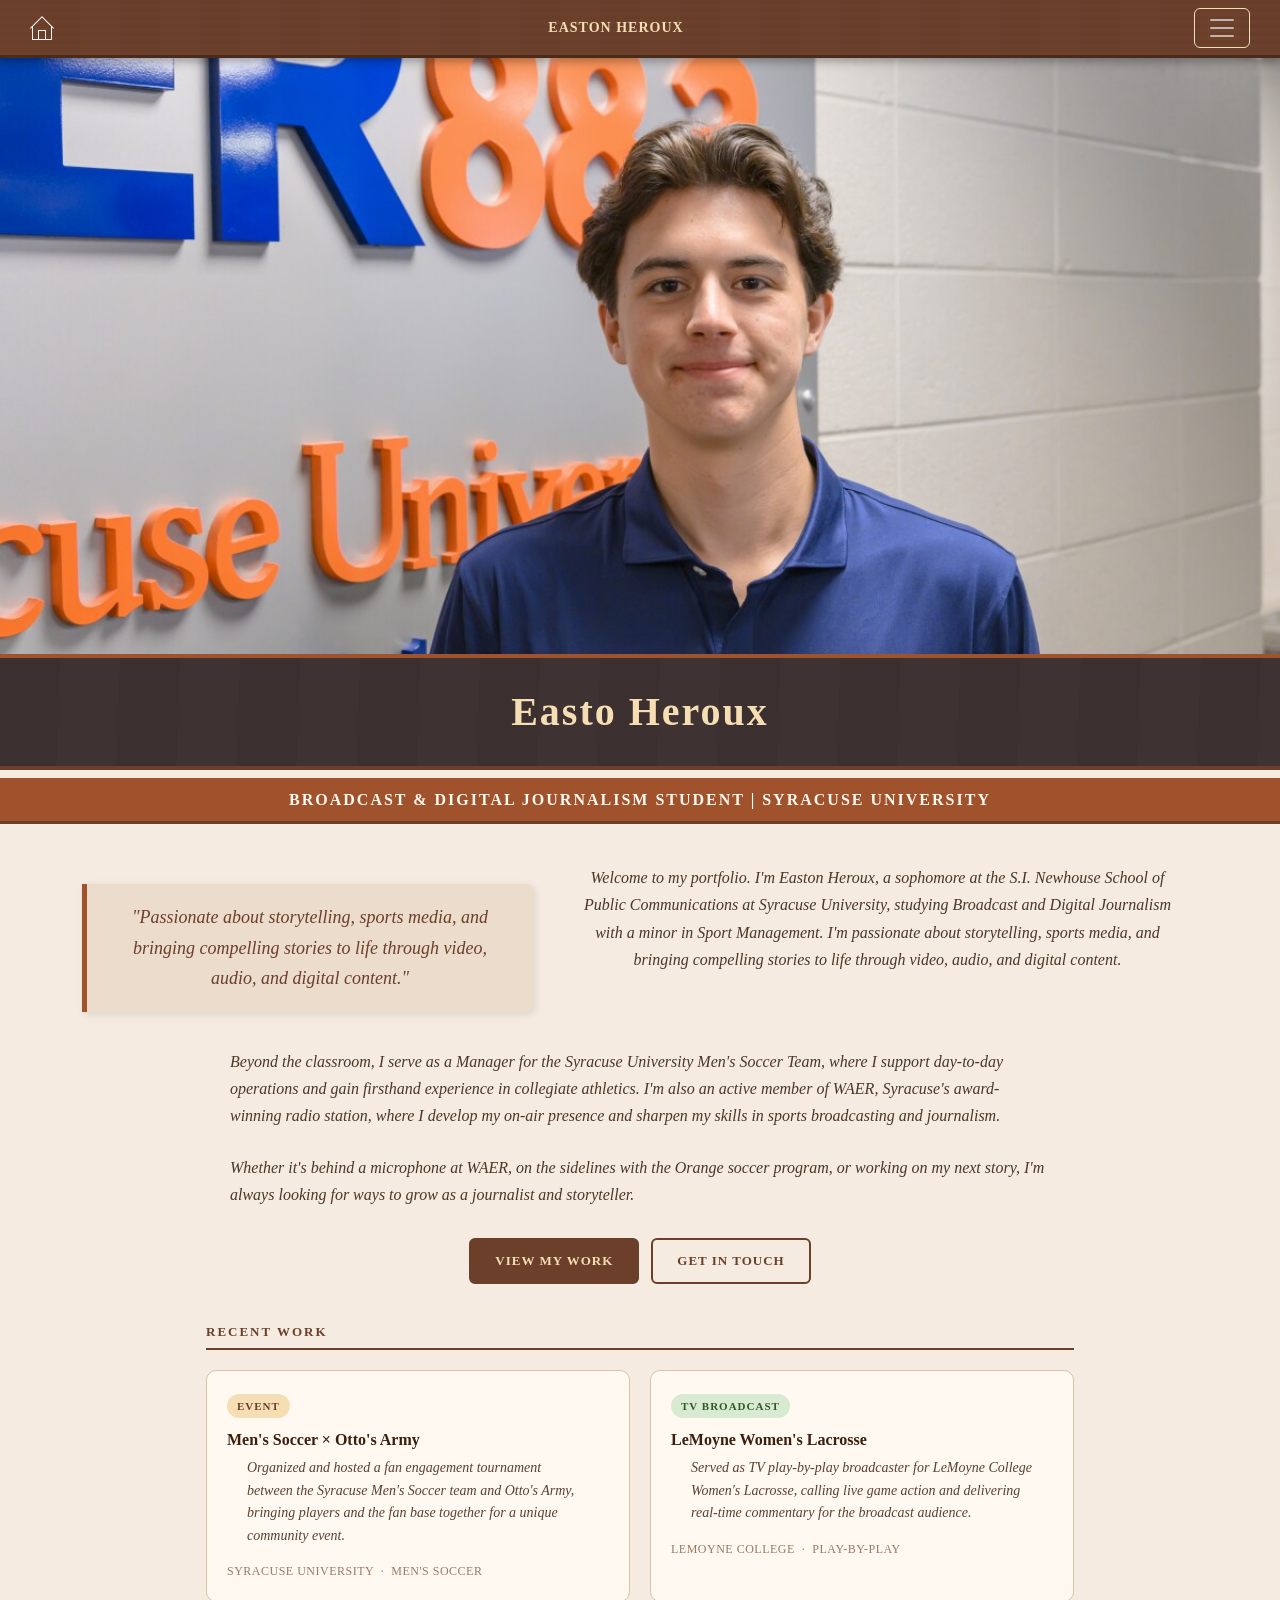
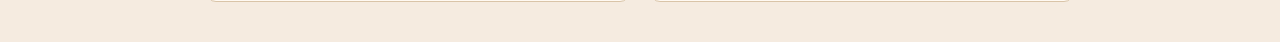
<file: index.html>
<!DOCTYPE html>
<html lang="en">
<head>
<meta charset="UTF-8">
<meta name="viewport" content="width=device-width, initial-scale=1.0">
<title>Easton Heroux</title>
<link href="https://cdn.jsdelivr.net/npm/bootstrap@5.3.8/dist/css/bootstrap.min.css" rel="stylesheet" integrity="sha384-sRIl4kxILFvY47J16cr9ZwB07vP4J8+LH7qKQnuqkuIAvNWLzeN8tE5YBujZqJLB" crossorigin="anonymous">
<link rel="stylesheet" href="style.css">
<style>
  /* Scroll fade-in */
  .fade-in {
    opacity: 0;
    transform: translateY(20px);
    transition: opacity 0.6s ease, transform 0.6s ease;
  }
  .fade-in.visible {
    opacity: 1;
    transform: translateY(0);
  }

  /* CTA buttons */
  .cta-buttons {
    display: flex;
    gap: 12px;
    justify-content: center;
    margin: 30px 0;
    flex-wrap: wrap;
  }
  .cta-btn {
    display: inline-block;
    padding: 10px 24px;
    font-size: 13px;
    font-weight: bold;
    text-transform: uppercase;
    letter-spacing: 1px;
    border-radius: 6px;
    text-decoration: none;
    transition: background-color 0.2s ease, transform 0.15s ease;
  }
  .cta-btn-primary {
    background-color: #6b3f2a;
    color: #f5deb3;
    border: 2px solid #6b3f2a;
  }
  .cta-btn-primary:hover {
    background-color: #4a2a18;
    color: #f5deb3;
    transform: translateY(-2px);
  }
  .cta-btn-secondary {
    background-color: transparent;
    color: #6b3f2a;
    border: 2px solid #6b3f2a;
  }
  .cta-btn-secondary:hover {
    background-color: #6b3f2a;
    color: #f5deb3;
    transform: translateY(-2px);
  }

  /* Recent Work */
  .recent-work-section {
    margin: 40px auto;
    max-width: 900px;
    padding: 0 16px;
  }
  .recent-work-section h3 {
    font-size: 13px;
    font-weight: bold;
    text-transform: uppercase;
    letter-spacing: 2px;
    color: #6b3f2a;
    margin-bottom: 20px;
    border-bottom: 2px solid #6b3f2a;
    padding-bottom: 8px;
  }
  .work-cards {
    display: grid;
    grid-template-columns: repeat(auto-fit, minmax(260px, 1fr));
    gap: 20px;
  }
  .work-card {
    background-color: #fff9f2;
    border: 1px solid #d9c4a8;
    border-radius: 10px;
    padding: 20px;
    transition: transform 0.2s ease, box-shadow 0.2s ease;
  }
  .work-card:hover {
    transform: translateY(-3px);
    box-shadow: 0 6px 18px rgba(107, 63, 42, 0.12);
  }
  .work-type-badge {
    display: inline-block;
    font-size: 11px;
    font-weight: bold;
    text-transform: uppercase;
    letter-spacing: 1px;
    padding: 3px 10px;
    border-radius: 20px;
    margin-bottom: 12px;
  }
  .badge-event { background-color: #f5deb3; color: #6b3f2a; }
  .badge-broadcast { background-color: #d9ead3; color: #2d5a27; }
  .work-card h4 { font-size: 16px; font-weight: bold; color: #3a1f0f; margin-bottom: 8px; }
  .work-card p { font-size: 14px; color: #5a4030; line-height: 1.6; margin-bottom: 0; }
  .work-card-footer { margin-top: 14px; font-size: 12px; color: #9a7a65; text-transform: uppercase; letter-spacing: 0.5px; }
</style>
</head>
<body>
<header>
<nav class="navbar" style="padding: 0;">
<div class="container-fluid" style="padding: 0;">
  <svg fill="#f5f2f2" width="24" height="24" xmlns="http://www.w3.org/2000/svg" fill-rule="evenodd" clip-rule="evenodd"><path d="M22 11.414v12.586h-20v-12.586l-1.293 1.293-.707-.707 12-12 12 12-.707.707-1.293-1.293zm-6 11.586h5v-12.586l-9-9-9 9v12.586h5v-9h8v9zm-1-7.889h-6v7.778h6v-7.778z"/></svg>
<a class="navbar-brand" href="index.html" style="color: #f5deb3; font-size: 14px; font-weight: bold; text-transform: uppercase; letter-spacing: 1px;">Easton Heroux</a>
<button class="navbar-toggler" type="button" data-bs-toggle="collapse" data-bs-target="#navbarNav" style="border-color: #f5deb3;">
<span class="navbar-toggler-icon" style="filter: invert(1);"></span>
</button>
<div class="collapse navbar-collapse w-auto" id="navbarNav">
<ul class="navbar-nav ms-auto px-3 py-2 rounded" style="background-color: #6b3f2a; border: 1px solid #4a2a18;">
<li class="nav-item"><a class="nav-link" href="index.html" style="color: #f5deb3; font-size: 14px; font-weight: bold; text-transform: uppercase; letter-spacing: 1px;">Home</a></li>
<li class="nav-item"><a class="nav-link" href="about/index.html" style="color: #f5deb3; font-size: 14px; font-weight: bold; text-transform: uppercase; letter-spacing: 1px;">About Me</a></li>
<li class="nav-item"><a class="nav-link" href="work/index.html" style="color: #f5deb3; font-size: 14px; font-weight: bold; text-transform: uppercase; letter-spacing: 1px;">My Work</a></li>
<li class="nav-item"><a class="nav-link" href="resume/index.html" style="color: #f5deb3; font-size: 14px; font-weight: bold; text-transform: uppercase; letter-spacing: 1px;">Resume</a></li>
<li class="nav-item"><a class="nav-link" href="finalproject/index.html" style="color: #f5deb3; font-size: 14px; font-weight: bold; text-transform: uppercase; letter-spacing: 1px;">Final Project</a></li>
</ul>
</div>
</div>
</nav>
</header>

<img class="profile-img" src="me-pic.jpeg" alt="Easton in Suit" height="300">
<h1>Easto Heroux</h1>
<h2>Broadcast & Digital Journalism Student | Syracuse University</h2>

<div class="container text-center">
<div class="row">
<div class="col-sm-5">
<blockquote class="fade-in" style="font-size: 18px; font-style: italic; color: #6b3f2a; margin-top: 20px;">
  "Passionate about storytelling, sports media, and bringing compelling stories to life through video, audio, and digital content."
</blockquote>
</div>
<div class="col-sm-7">
<p class="fade-in">
  Welcome to my portfolio. I'm Easton Heroux, a sophomore at the S.I. Newhouse School
  of Public Communications at Syracuse University, studying Broadcast and Digital Journalism
  with a minor in Sport Management. I'm passionate about storytelling, sports media, and
  bringing compelling stories to life through video, audio, and digital content.
</p>
</div>
</div>
</div>

<p class="fade-in">
  Beyond the classroom, I serve as a Manager for the Syracuse University Men's Soccer Team,
  where I support day-to-day operations and gain firsthand experience in collegiate athletics.
  I'm also an active member of WAER, Syracuse's award-winning radio station, where I develop
  my on-air presence and sharpen my skills in sports broadcasting and journalism.
</p>
<p class="fade-in">
  Whether it's behind a microphone at WAER, on the sidelines with the Orange soccer program,
  or working on my next story, I'm always looking for ways to grow as a journalist and storyteller.
</p>

<!-- CTA Buttons -->
<div class="cta-buttons fade-in">
  <a href="work/index.html" class="cta-btn cta-btn-primary">View My Work</a>
  <a href="about/index.html" class="cta-btn cta-btn-secondary">Get in Touch</a>
</div>

<!-- Recent Work Section -->
<section class="recent-work-section fade-in">
  <h3>Recent Work</h3>
  <div class="work-cards">

    <div class="work-card">
      <span class="work-type-badge badge-event">Event</span>
      <h4>Men's Soccer × Otto's Army</h4>
      <p>Organized and hosted a fan engagement tournament between the Syracuse Men's Soccer team and Otto's Army, bringing players and the fan base together for a unique community event.</p>
      <div class="work-card-footer">Syracuse University &nbsp;·&nbsp; Men's Soccer</div>
    </div>

    <div class="work-card">
      <span class="work-type-badge badge-broadcast">TV Broadcast</span>
      <h4>LeMoyne Women's Lacrosse</h4>
      <p>Served as TV play-by-play broadcaster for LeMoyne College Women's Lacrosse, calling live game action and delivering real-time commentary for the broadcast audience.</p>
      <div class="work-card-footer">LeMoyne College &nbsp;·&nbsp; Play-by-Play</div>
    </div>

  </div>
</section>

<script src="https://cdn.jsdelivr.net/npm/bootstrap@5.3.8/dist/js/bootstrap.bundle.min.js" integrity="sha384-FKyoEForCGlyvwx9Hj09JcYn3nv7wiPVlz7YYwJrWVcXK/BmnVDxM+D2scQbITxI" crossorigin="anonymous"></script>
<script>
  // Scroll fade-in observer
  const observer = new IntersectionObserver((entries) => {
    entries.forEach(entry => {
      if (entry.isIntersecting) {
        entry.target.classList.add('visible');
      }
    });
  }, { threshold: 0.1 });

  document.querySelectorAll('.fade-in').forEach(el => observer.observe(el));
</script>
</body>
</html>
</file>
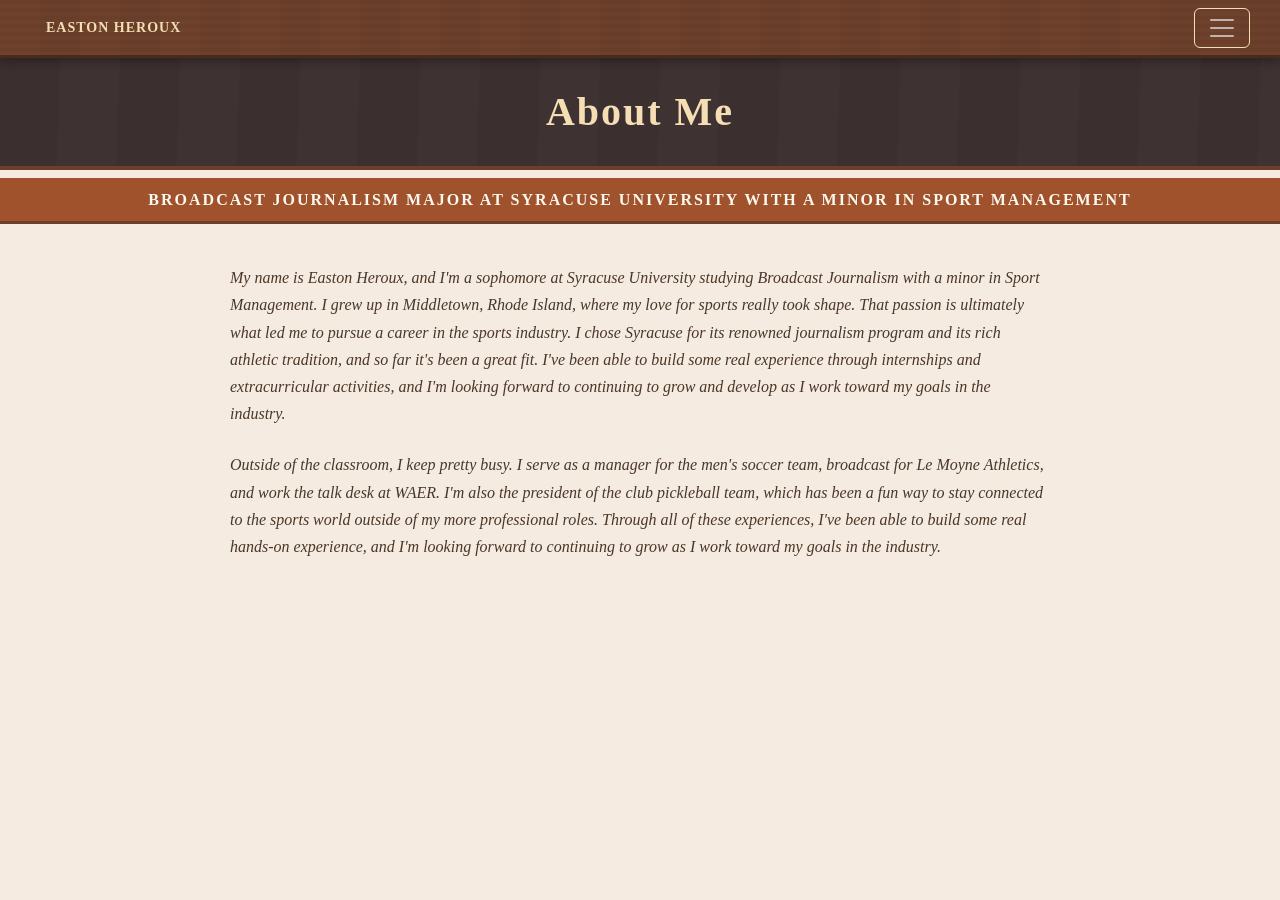
<file: about/index.html>
<!DOCTYPE html>
<html lang="en">
<head>
<meta charset="UTF-8">
<meta name="viewport" content="width=device-width, initial-scale=1.0">
<title>About Me</title>
<link href="https://cdn.jsdelivr.net/npm/bootstrap@5.3.8/dist/css/bootstrap.min.css" rel="stylesheet" integrity="sha384-sRIl4kxILFvY47J16cr9ZwB07vP4J8+LH7qKQnuqkuIAvNWLzeN8tE5YBujZqJLB" crossorigin="anonymous">
<link rel="stylesheet" href="../style.css">
</head>
<body>

<header>
  <nav class="navbar navbar-expand-false" style="padding: 0;">
    <div class="container-fluid" style="padding: 0;">
      <a class="navbar-brand" href="../index.html" style="color: #f5deb3; font-size: 14px; font-weight: bold; text-transform: uppercase; letter-spacing: 1px;">Easton Heroux</a>
      <button class="navbar-toggler" type="button" data-bs-toggle="collapse" data-bs-target="#navbarNav"
        style="border-color: #f5deb3;">
        <span class="navbar-toggler-icon" style="filter: invert(1);"></span>
      </button>
      <div class="collapse navbar-collapse w-auto" id="navbarNav">
        <ul class="navbar-nav ms-auto px-3 py-2 rounded"
          style="background-color: #6b3f2a; border: 1px solid #4a2a18;">
          <li class="nav-item"><a class="nav-link" href="../index.html" style="color: #f5deb3; font-size: 14px; font-weight: bold; text-transform: uppercase; letter-spacing: 1px;">Home</a></li>
          <li class="nav-item"><a class="nav-link" href="../about/index.html" style="color: #f5deb3; font-size: 14px; font-weight: bold; text-transform: uppercase; letter-spacing: 1px;">About Me</a></li>
          <li class="nav-item"><a class="nav-link" href="../work/index.html" style="color: #f5deb3; font-size: 14px; font-weight: bold; text-transform: uppercase; letter-spacing: 1px;">My Work</a></li>
          <li class="nav-item"><a class="nav-link" href="../resume/index.html" style="color: #f5deb3; font-size: 14px; font-weight: bold; text-transform: uppercase; letter-spacing: 1px;">Resume</a></li>
          <li class="nav-item"><a class="nav-link" href="../finalproject/index.html" style="color: #f5deb3; font-size: 14px; font-weight: bold; text-transform: uppercase; letter-spacing: 1px;">Final Project</a></li>
        </ul>
      </div>
    </div>
  </nav>
</header>

<h1>About Me</h1>
<h2>Broadcast Journalism Major at Syracuse University with a Minor in Sport Management</h2>
<p>
    My name is Easton Heroux, and I'm a sophomore at Syracuse University studying Broadcast Journalism 
    with a minor in Sport Management. I grew up in Middletown, Rhode Island, where my love for sports 
    really took shape. That passion is ultimately what led me to pursue a career in the sports industry.
    I chose Syracuse for its renowned journalism program and its rich athletic tradition, and so far it's 
    been a great fit. I've been able to build some real experience through internships and extracurricular 
    activities, and I'm looking forward to continuing to grow and develop as I work toward my goals in the industry.
</p>
<p>
    Outside of the classroom, I keep pretty busy. I serve as a manager for the men's soccer team, broadcast 
    for Le Moyne Athletics, and work the talk desk at WAER. I'm also the president of the club pickleball team, 
    which has been a fun way to stay connected to the sports world outside of my more professional roles. 
    Through all of these experiences, I've been able to build some real hands-on experience, and I'm looking 
    forward to continuing to grow as I work toward my goals in the industry.
</p>

<script src="https://cdn.jsdelivr.net/npm/bootstrap@5.3.8/dist/js/bootstrap.bundle.min.js" integrity="sha384-FKyoEForCGlyvwx9Hj09JcYn3nv7wiPVlz7YYwJrWVcXK/BmnVDxM+D2scQbITxI" crossorigin="anonymous"></script>
</body>
</html>
</file>
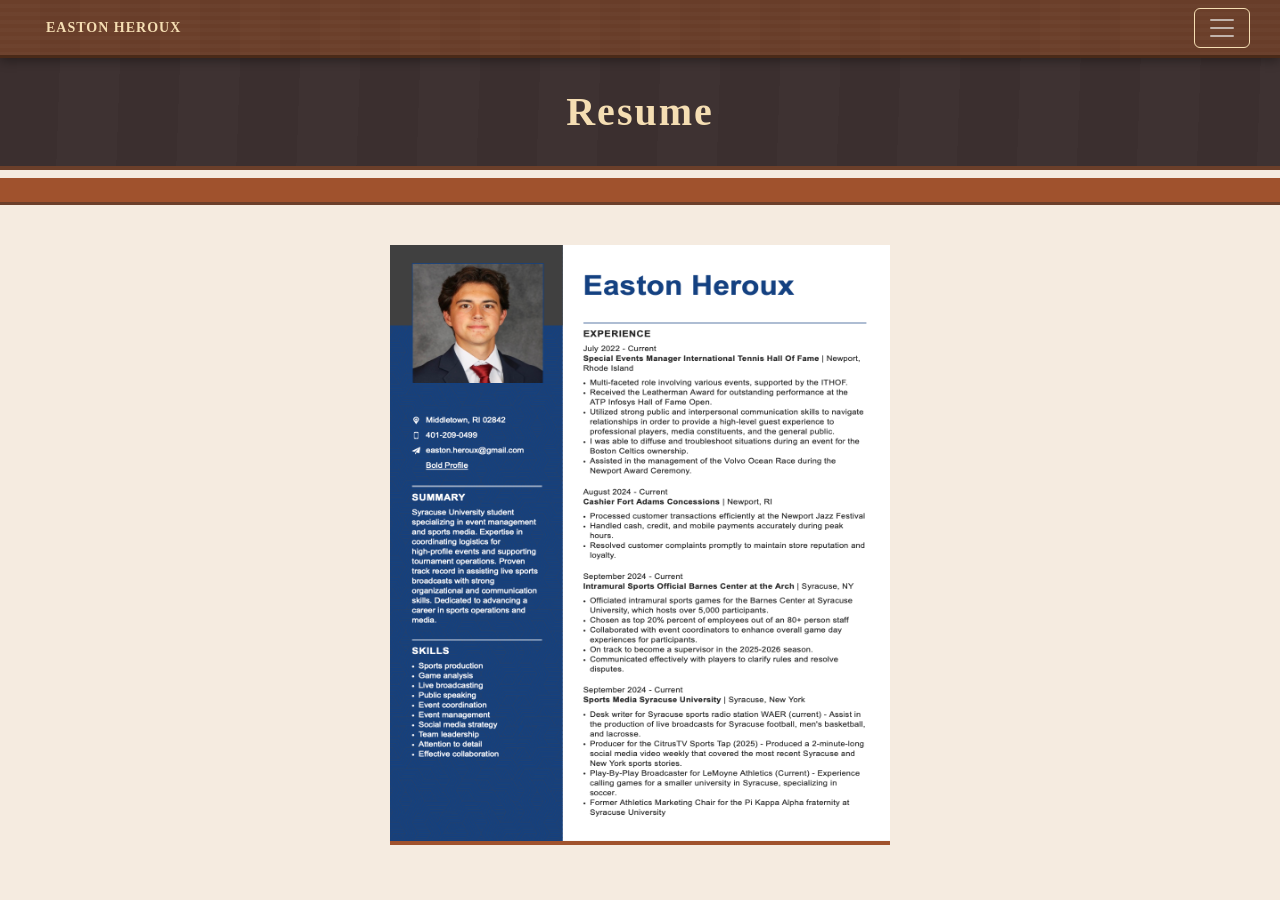
<file: resume/index.html>
<!DOCTYPE html>
<html lang="en">
<head>
<meta charset="UTF-8">
<meta name="viewport" content="width=device-width, initial-scale=1.0">
<title>Resume</title>
<link href="https://cdn.jsdelivr.net/npm/bootstrap@5.3.8/dist/css/bootstrap.min.css" rel="stylesheet" integrity="sha384-sRIl4kxILFvY47J16cr9ZwB07vP4J8+LH7qKQnuqkuIAvNWLzeN8tE5YBujZqJLB" crossorigin="anonymous">
<link rel="stylesheet" href="../style.css">
</head>
<body>

<header>
  <nav class="navbar" style="padding: 0;">
    <div class="container-fluid" style="padding: 0;">
      <a class="navbar-brand" href="../index.html" style="color: #f5deb3; font-size: 14px; font-weight: bold; text-transform: uppercase; letter-spacing: 1px;">Easton Heroux</a>
      <button class="navbar-toggler" type="button" data-bs-toggle="collapse" data-bs-target="#navbarNav"
        style="border-color: #f5deb3;">
        <span class="navbar-toggler-icon" style="filter: invert(1);"></span>
      </button>
      <div class="collapse navbar-collapse w-auto" id="navbarNav">
        <ul class="navbar-nav ms-auto px-3 py-2 rounded"
          style="background-color: #6b3f2a; border: 1px solid #4a2a18;">
          <li class="nav-item"><a class="nav-link" href="../index.html" style="color: #f5deb3; font-size: 14px; font-weight: bold; text-transform: uppercase; letter-spacing: 1px;">Home</a></li>
          <li class="nav-item"><a class="nav-link" href="../about/index.html" style="color: #f5deb3; font-size: 14px; font-weight: bold; text-transform: uppercase; letter-spacing: 1px;">About Me</a></li>
          <li class="nav-item"><a class="nav-link" href="../work/index.html" style="color: #f5deb3; font-size: 14px; font-weight: bold; text-transform: uppercase; letter-spacing: 1px;">My Work</a></li>
          <li class="nav-item"><a class="nav-link" href="../resume/index.html" style="color: #f5deb3; font-size: 14px; font-weight: bold; text-transform: uppercase; letter-spacing: 1px;">Resume</a></li>
           <li class="nav-item"><a class="nav-link" href="../finalproject/index.html" style="color: #f5deb3; font-size: 14px; font-weight: bold; text-transform: uppercase; letter-spacing: 1px;">Final Project</a></li>
        </ul>
      </div>
    </div>
  </nav>
</header>

<h1>Resume</h1>
<h2></h2>

<img class="resume-img" src="Untitled 2.png" alt="Easton Heroux wearing a suit, standing and smiling while facing the camera; formal portrait with a neutral light-colored background; conveys a confident and approachable demeanor." style="width: 100%;">

<script src="https://cdn.jsdelivr.net/npm/bootstrap@5.3.8/dist/js/bootstrap.bundle.min.js" integrity="sha384-FKyoEForCGlyvwx9Hj09JcYn3nv7wiPVlz7YYwJrWVcXK/BmnVDxM+D2scQbITxI" crossorigin="anonymous"></script>
</body>
</html>
</file>
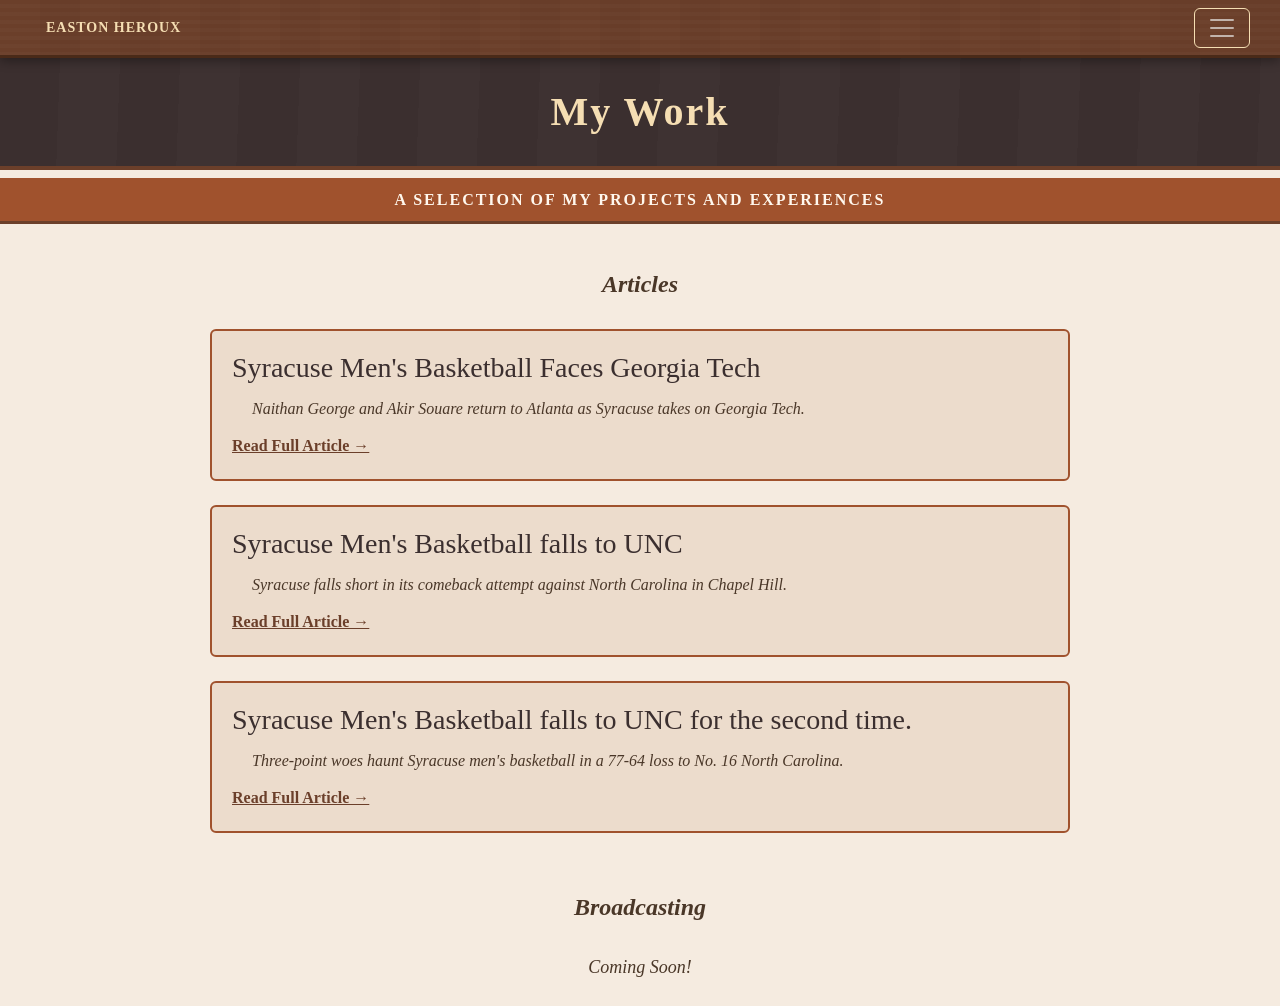
<file: work/index.html>
<!DOCTYPE html>
<html lang="en">
<head>
<meta charset="UTF-8">
<meta name="viewport" content="width=device-width, initial-scale=1.0">
<title>My Work</title>
<link href="https://cdn.jsdelivr.net/npm/bootstrap@5.3.8/dist/css/bootstrap.min.css" rel="stylesheet" integrity="sha384-sRIl4kxILFvY47J16cr9ZwB07vP4J8+LH7qKQnuqkuIAvNWLzeN8tE5YBujZqJLB" crossorigin="anonymous">
<link rel="stylesheet" href="../style.css">
</head>
<body>

<header>
  <nav class="navbar" style="padding: 0;">
    <div class="container-fluid" style="padding: 0;">
      <a class="navbar-brand" href="../index.html" style="color: #f5deb3; font-size: 14px; font-weight: bold; text-transform: uppercase; letter-spacing: 1px;">Easton Heroux</a>
      <button class="navbar-toggler" type="button" data-bs-toggle="collapse" data-bs-target="#navbarNav"
        style="border-color: #f5deb3;">
        <span class="navbar-toggler-icon" style="filter: invert(1);"></span>
      </button>
      <div class="collapse navbar-collapse w-auto" id="navbarNav">
        <ul class="navbar-nav ms-auto px-3 py-2 rounded"
          style="background-color: #6b3f2a; border: 1px solid #4a2a18;">
          <li class="nav-item"><a class="nav-link" href="../index.html" style="color: #f5deb3; font-size: 14px; font-weight: bold; text-transform: uppercase; letter-spacing: 1px;">Home</a></li>
          <li class="nav-item"><a class="nav-link" href="../about/index.html" style="color: #f5deb3; font-size: 14px; font-weight: bold; text-transform: uppercase; letter-spacing: 1px;">About Me</a></li>
          <li class="nav-item"><a class="nav-link" href="../work/index.html" style="color: #f5deb3; font-size: 14px; font-weight: bold; text-transform: uppercase; letter-spacing: 1px;">My Work</a></li>
          <li class="nav-item"><a class="nav-link" href="../resume/index.html" style="color: #f5deb3; font-size: 14px; font-weight: bold; text-transform: uppercase; letter-spacing: 1px;">Resume</a></li>
           <li class="nav-item"><a class="nav-link" href="../finalproject/index.html" style="color: #f5deb3; font-size: 14px; font-weight: bold; text-transform: uppercase; letter-spacing: 1px;">Final Project</a></li>
        </ul>
      </div>
    </div>
  </nav>
</header>

<h1>My Work</h1>
<h2>A Selection of My Projects and Experiences</h2>

<p style="font-size: 24px; font-weight: bold; text-align: center;">Articles</p>

<p>
<div style="border: 2px solid #a0522d; border-radius: 6px; padding: 20px; max-width: 860px; margin: 0 auto; background-color: #ecdccc;">
  <h3 style="margin-bottom: 10px;">Syracuse Men's Basketball Faces Georgia Tech</h3>
  <p style="margin-bottom: 10px;">Naithan George and Akir Souare return to Atlanta as Syracuse takes on Georgia Tech.</p>
  <a href="https://www.waer.org/sports/2026-01-05/syracuse-mens-basketball-faces-georgia-tech-as-naithan-george-and-akir-souare-return-to-atlanta" target="_blank" style="color: #6b3f2a; font-weight: bold;">Read Full Article →</a>
</div>
</p>

<p>
<div style="border: 2px solid #a0522d; border-radius: 6px; padding: 20px; max-width: 860px; margin: 0 auto; background-color: #ecdccc;">
  <h3 style="margin-bottom: 10px;">Syracuse Men's Basketball falls to UNC</h3>
  <p style="margin-bottom: 10px;">Syracuse falls short in its comeback attempt against North Carolina in Chapel Hill.</p>
  <a href="https://www.waer.org/sports/2026-02-03/syracuse-falls-short-in-its-comeback-attempt-against-north-carolina-in-chapel-hill" target="_blank" style="color: #6b3f2a; font-weight: bold;">Read Full Article →</a>
</div>
</p>

<p>
<div style="border: 2px solid #a0522d; border-radius: 6px; padding: 20px; max-width: 860px; margin: 0 auto; background-color: #ecdccc;">
  <h3 style="margin-bottom: 10px;">Syracuse Men's Basketball falls to UNC for the second time.</h3>
  <p style="margin-bottom: 10px;">Three-point woes haunt Syracuse men's basketball in a 77-64 loss to No. 16 North Carolina.</p>
  <a href="https://www.waer.org/sports/2026-02-22/three-point-woes-haunt-syracuse-mens-basketball-in-a-77-64-loss-to-a-caleb-wilson-less-no-16-unc" target="_blank" style="color: #6b3f2a; font-weight: bold;">Read Full Article →</a>
</div>
</p>

<p style="font-size: 24px; font-weight: bold; text-align: center; padding-top: 30px;">Broadcasting</p>
<p style="text-align: center; font-size: 18px;">Coming Soon!</p>

<script src="https://cdn.jsdelivr.net/npm/bootstrap@5.3.8/dist/js/bootstrap.bundle.min.js" integrity="sha384-FKyoEForCGlyvwx9Hj09JcYn3nv7wiPVlz7YYwJrWVcXK/BmnVDxM+D2scQbITxI" crossorigin="anonymous"></script>
</body>
</html>
</file>
<file: style.css>
/* ── Reset & Base ── */


* {
    margin: 0;
    padding: 0;
    box-sizing: border-box;
}

body {
    font-family: 'Georgia', serif;
    background-color: #f5ebe0;
    color: #3b2f2f;
    line-height: 1.7;
  overflow-y: scroll;
}


/* ── Header & Nav ── */
header {
    background-color: #6b3f2a;
    background-image:
        repeating-linear-gradient(
            90deg,
            transparent,
            transparent 40px,
            rgba(0,0,0,0.03) 40px,
            rgba(0,0,0,0.03) 80px
        ),
        repeating-linear-gradient(
            180deg,
            transparent,
            transparent 4px,
            rgba(255,255,255,0.02) 4px,
            rgba(255,255,255,0.02) 8px
        );
    padding: 0 30px;
    position: sticky;
    top: 0;
    z-index: 100;
    box-shadow: 0 3px 10px rgba(0, 0, 0, 0.35);
    border-bottom: 3px solid #4a2a18;
}

nav {
    display: flex;
    gap: 5px;
    align-items: center;
    height: 55px;
}

nav a {
    color: #f5deb3;
    text-decoration: none;
    font-size: 14px;
    font-weight: bold;
    text-transform: uppercase;
    letter-spacing: 1px;
    padding: 7px 16px;
    border-radius: 4px;
    transition: background-color 0.2s ease, color 0.2s ease;
}

nav a:hover {
    background-color: #4a2a18;
    color: #fff8ee;
}


h1 {
    background-color: #3b2f2f;
    background-image:
        repeating-linear-gradient(
            92deg,
            transparent,
            transparent 60px,
            rgba(255,255,255,0.015) 60px,
            rgba(255,255,255,0.015) 120px
        );
    color: #f5deb3;
    font-family: 'Playfair Display', Georgia, serif;
    font-size: 40px;
    font-weight: 900;
    letter-spacing: 2px;
    padding: 30px 20px;
    text-align: center;
    width: 100%;
    border-bottom: 4px solid #6b3f2a;
}


.profile-img {
    width: 100%;
    max-width: 100%;
    height: 600px;
    object-fit: cover;
    object-position: top;
    display: block;
    margin: 0 auto;
    border-bottom: 4px solid #a0522d;
    

}

.resume-img {
    width: 100%;
    max-width: 500px;
    height: 600px;  
    display: block;
    margin: 0 auto;
    border-bottom: 4px solid #a0522d;
    }



/* ── H2 – Subheading ── */
h2 {
    background-color: #a0522d;
    color: #fff8ee;
    font-size: 16px;
    font-weight: bold;
    text-transform: uppercase;
    letter-spacing: 2px;
    padding: 12px 20px;
    text-align: center;
    width: 100%;
    border-bottom: 3px solid #6b3f2a;
    margin-bottom: 40px;
}

/* ── Content Wrapper ── */
main, .content {
    max-width: 860px;
    margin: 0 auto;
    padding: 20px;
}

/* ── Paragraphs ── */


p {
    font-family: 'Cormorant Garamond', Georgia, serif;
    font-style: italic;
    font-size: 16px;
    color: #4a3728;
    max-width: 860px;
    margin: 0 auto 24px auto;
    padding: 0 20px;
}

/* ── Blockquote ── */
blockquote {
    border-left: 5px solid #a0522d;
    background-color: #ecdccc;
    padding: 18px 24px;
    margin: 36px auto;
    max-width: 860px;
    font-style: italic;
    font-size: 20px;
    color: #3b2f2f;
    border-radius: 0 6px 6px 0;
    box-shadow: 2px 2px 8px rgba(0,0,0,0.1);
}

blockquote p {
    margin: 0;
    padding: 0;
}


footer {
    background-color: #3b2f2f;
    color: #c4a882;
    text-align: center;
    padding: 24px;
    font-size: 13px;
    margin-top: 60px;
    letter-spacing: 1px;
    border-top: 3px solid #6b3f2a;
}
</file>
